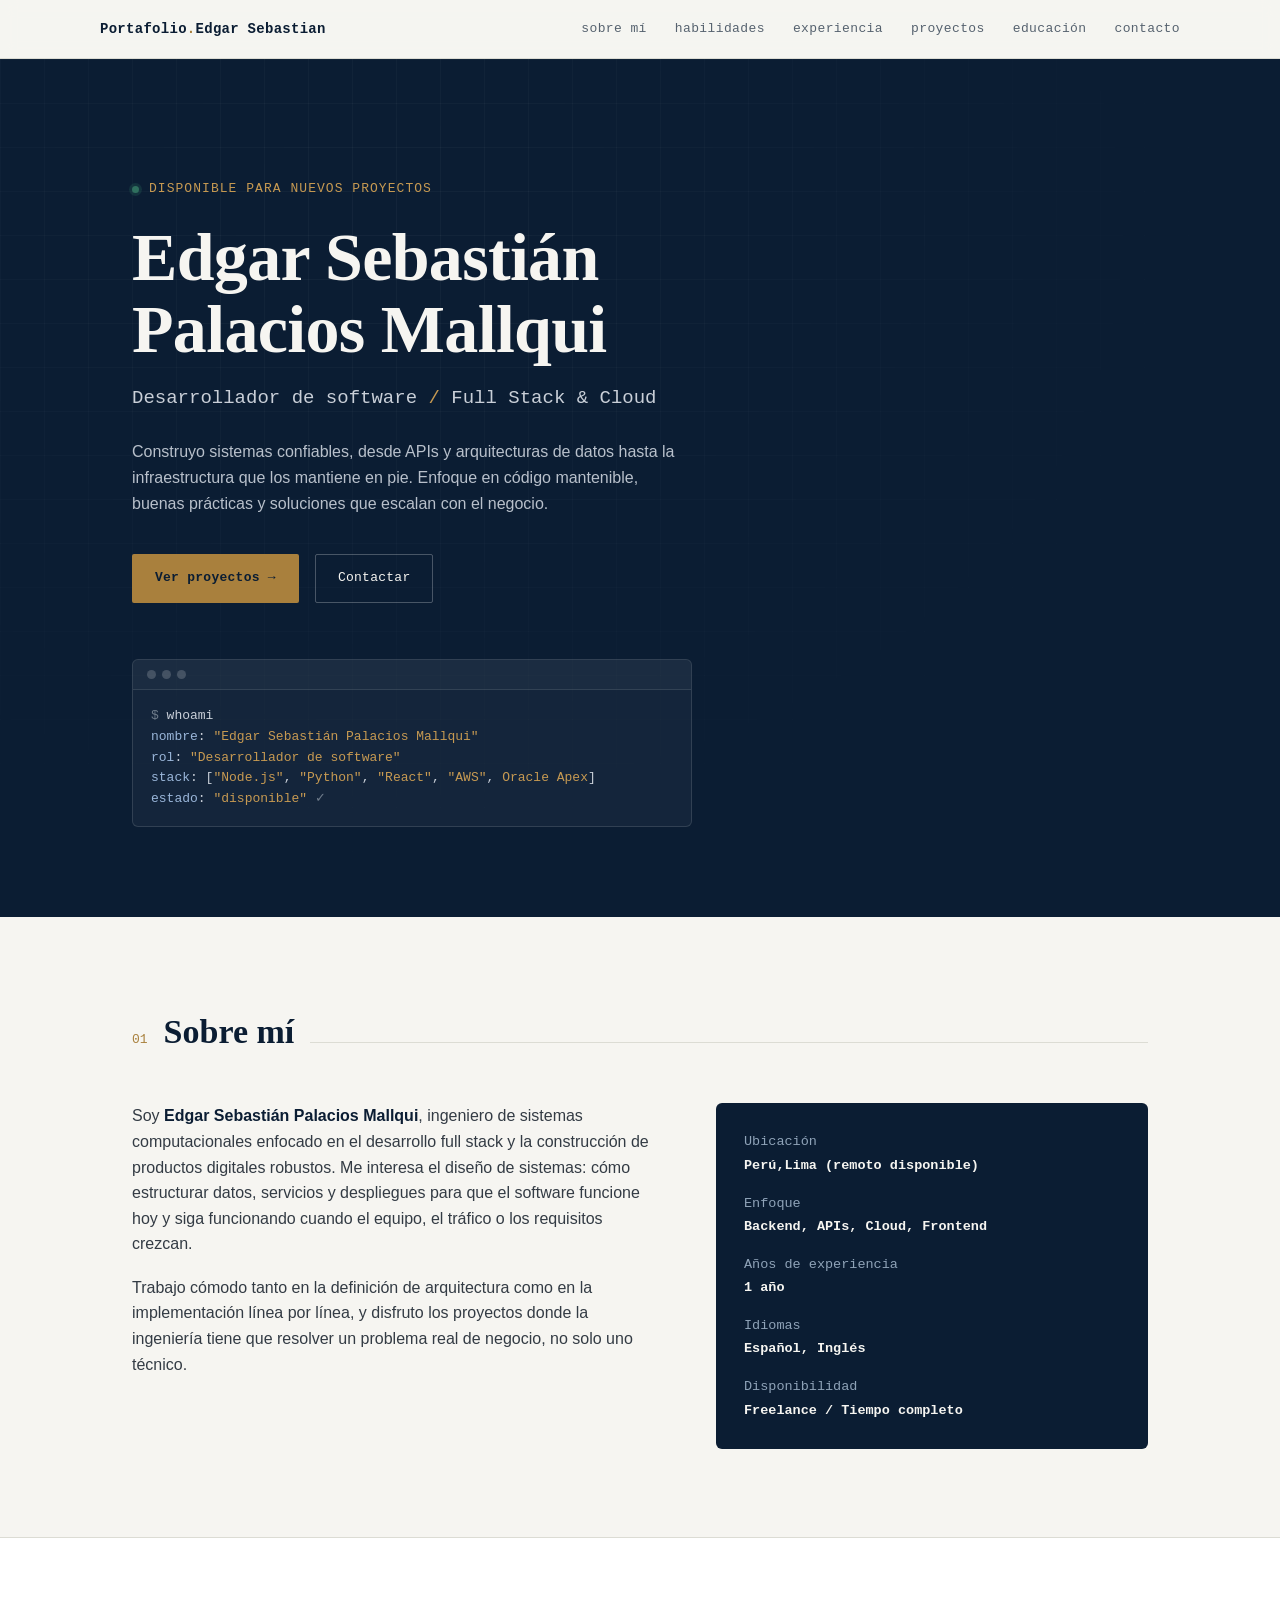
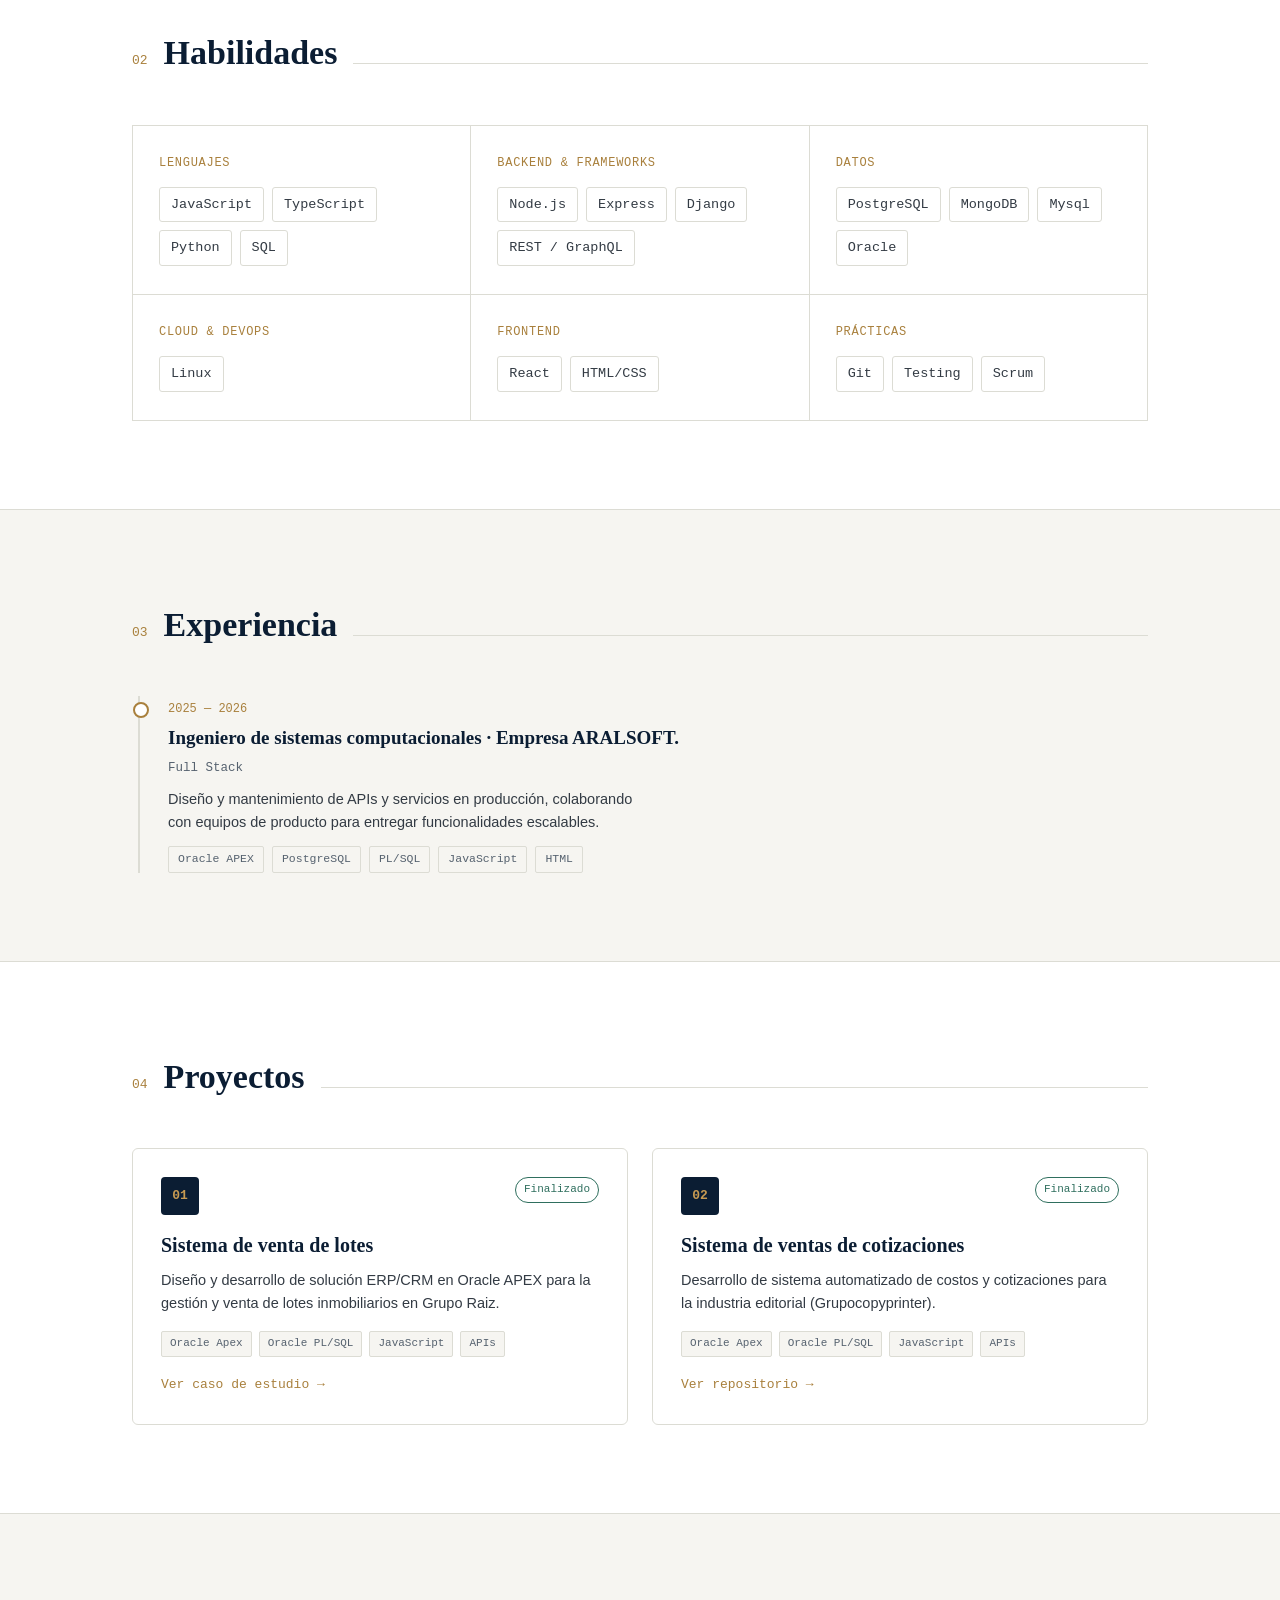
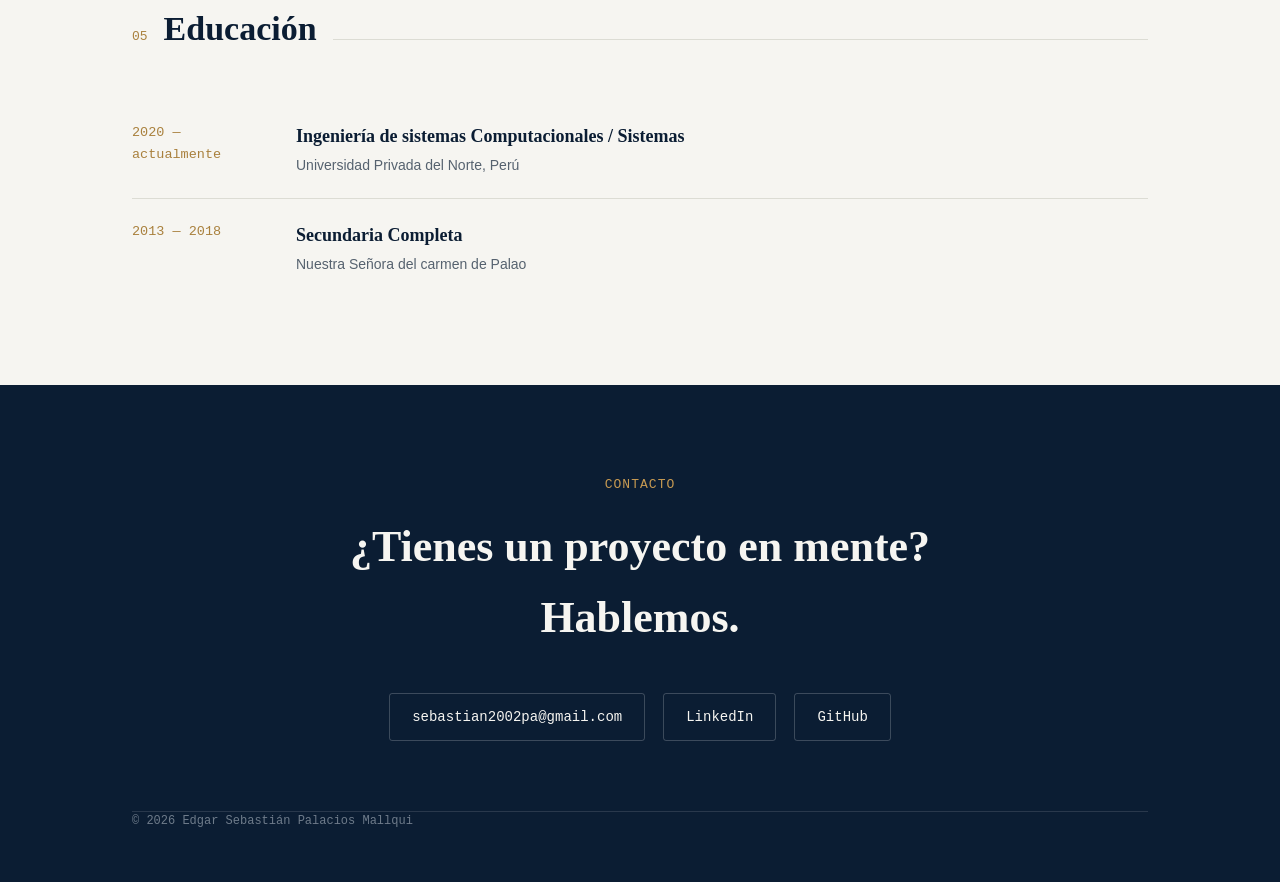
<file: INDEX.HTML>
<!DOCTYPE html>
<html lang="es">
<head>
<meta charset="UTF-8">
<meta name="viewport" content="width=device-width, initial-scale=1.0">
<title>Edgar Sebastián Palacios Mallqui — Ingeniero de Software</title>
<link rel="stylesheet" href="estilo.css">
</head>
<body>

<header class="nav">
  <div class="wrap nav-inner">
    <div class="brand">Portafolio<span>.</span>Edgar Sebastian</div>
    <button class="menu-toggle" id="menuToggle" aria-label="Abrir menú" aria-expanded="false">
      <svg width="22" height="22" viewBox="0 0 24 24" fill="none" stroke="currentColor" stroke-width="2"><line x1="3" y1="6" x2="21" y2="6"/><line x1="3" y1="12" x2="21" y2="12"/><line x1="3" y1="18" x2="21" y2="18"/></svg>
    </button>
    <nav class="links" id="navLinks">
      <a href="#sobre-mi">Sobre mí</a>
      <a href="#habilidades">Habilidades</a>
      <a href="#experiencia">Experiencia</a>
      <a href="#proyectos">Proyectos</a>
      <a href="#educacion">Educación</a>
      <a href="#contacto">Contacto</a>
    </nav>
  </div>
</header>

<section class="hero">
  <div class="wrap hero-inner">
    <div class="eyebrow"><span class="dot"></span> Disponible para nuevos proyectos</div>
    <h1 class="name">Edgar Sebastián<br>Palacios Mallqui</h1>
    <p class="role">Desarrollador de software <span class="accent">/</span> Full Stack &amp; Cloud</p>
    <p class="hero-desc">
      Construyo sistemas confiables, desde APIs y arquitecturas de datos hasta la
      infraestructura que los mantiene en pie. Enfoque en código mantenible,
      buenas prácticas y soluciones que escalan con el negocio.
    </p>
    <div class="hero-cta">
      <a href="#proyectos" class="btn btn-primary">Ver proyectos →</a>
      <a href="#contacto" class="btn btn-ghost">Contactar</a>
    </div>

    <div class="console" aria-hidden="true">
      <div class="console-bar"><span></span><span></span><span></span></div>
      <pre><span class="c">$</span> whoami
<span class="k">nombre</span>: <span class="s">"Edgar Sebastián Palacios Mallqui"</span>
<span class="k">rol</span>: <span class="s">"Desarrollador de software"</span>
<span class="k">stack</span>: [<span class="s">"Node.js"</span>, <span class="s">"Python"</span>, <span class="s">"React"</span>, <span class="s">"AWS"</span>, <span class="s">Oracle Apex</span>]
<span class="k">estado</span>: <span class="s">"disponible"</span> <span class="c">✓</span></pre>
    </div>
  </div>
</section>

<section id="sobre-mi">
  <div class="wrap">
    <div class="section-head">
      <span class="section-num">01</span>
      <h2 class="section-title">Sobre mí</h2>
      <div class="section-line"></div>
    </div>
    <div class="about-grid">
      <div class="about-text">
        <p>
          Soy <strong>Edgar Sebastián Palacios Mallqui</strong>, ingeniero de sistemas computacionales
          enfocado en el desarrollo full stack y la construcción de productos digitales
          robustos. Me interesa el diseño de sistemas: cómo estructurar datos,
          servicios y despliegues para que el software funcione hoy y siga
          funcionando cuando el equipo, el tráfico o los requisitos crezcan.
        </p>
        <p>
          Trabajo cómodo tanto en la definición de arquitectura como en la
          implementación línea por línea, y disfruto los proyectos donde
          la ingeniería tiene que resolver un problema real de negocio, no
          solo uno técnico.
        </p>
        <p>
        
        </p>
      </div>
      <dl class="facts">
        <dt>Ubicación</dt><dd>Perú,Lima (remoto disponible)</dd>
        <dt>Enfoque</dt><dd>Backend, APIs, Cloud, Frontend</dd>
        <dt>Años de experiencia</dt><dd>1 año</dd>
        <dt>Idiomas</dt><dd>Español, Inglés</dd>
        <dt>Disponibilidad</dt><dd>Freelance / Tiempo completo</dd>
      </dl>
    </div>
  </div>
</section>

<section class="alt" id="habilidades">
  <div class="wrap">
    <div class="section-head">
      <span class="section-num">02</span>
      <h2 class="section-title">Habilidades</h2>
      <div class="section-line"></div>
    </div>
    <div class="skills-grid">
      <div class="skill-card">
        <div class="skill-cat">Lenguajes</div>
        <ul class="skill-list">
          <li>JavaScript</li><li>TypeScript</li><li>Python</li><li>SQL</li>
        </ul>
      </div>
      <div class="skill-card">
        <div class="skill-cat">Backend &amp; Frameworks</div>
        <ul class="skill-list">
          <li>Node.js</li><li>Express</li><li>Django</li><li>REST / GraphQL</li>
        </ul>
      </div>
      <div class="skill-card">
        <div class="skill-cat">Datos</div>
        <ul class="skill-list">
          <li>PostgreSQL</li><li>MongoDB</li><li>Mysql</li><li>Oracle</li>
        </ul>
      </div>
      <div class="skill-card">
        <div class="skill-cat">Cloud &amp; DevOps</div>
        <ul class="skill-list">
          <li>Linux</li>
        </ul>
      </div>
      <div class="skill-card">
        <div class="skill-cat">Frontend</div>
        <ul class="skill-list">
          <li>React</li><li>HTML/CSS</li>
        </ul>
      </div>
      <div class="skill-card">
        <div class="skill-cat">Prácticas</div>
        <ul class="skill-list">
          <li>Git</li><li>Testing</li><li>Scrum</li>
        </ul>
      </div>
    </div>
  </div>
</section>

<section id="experiencia">
  <div class="wrap">
    <div class="section-head">
      <span class="section-num">03</span>
      <h2 class="section-title">Experiencia</h2>
      <div class="section-line"></div>
    </div>
    <div class="gitlog">
      <div class="commit">
        <div class="commit-hash">2025 — 2026</div>
        <div class="commit-msg">Ingeniero de sistemas computacionales · Empresa ARALSOFT.</div>
        <div class="commit-meta">Full Stack</div>
        <p class="commit-body">
          Diseño y mantenimiento de APIs y servicios en producción, colaborando
          con equipos de producto para entregar funcionalidades escalables.
        </p>
        <div class="commit-tags"><span>Oracle APEX</span><span>PostgreSQL</span><span>PL/SQL</span><span>JavaScript</span><span>HTML</span></div>
      </div>
      
</section>

<section class="alt" id="proyectos">
  <div class="wrap">
    <div class="section-head">
      <span class="section-num">04</span>
      <h2 class="section-title">Proyectos</h2>
      <div class="section-line"></div>
    </div>
    <div class="projects-grid">
      <div class="project-card">
        <div class="project-top">
          <div class="project-icon">01</div>
          <span class="project-status">Finalizado</span>
        </div>
        <div class="project-title">Sistema de venta de lotes</div>
        <p class="project-desc">
          Diseño y desarrollo de solución ERP/CRM en Oracle APEX para la gestión y venta de lotes inmobiliarios en Grupo Raiz.
        </p>
        <div class="project-stack"><span>Oracle Apex</span><span>Oracle PL/SQL</span><span>JavaScript</span><span>APIs

        </span></div>
        <a class="project-link" href="#">Ver caso de estudio →</a>
      </div>
      <div class="project-card">
        <div class="project-top">
          <div class="project-icon">02</div>
          <span class="project-status">Finalizado</span>
        </div>
        <div class="project-title">Sistema de ventas de cotizaciones</div>
        <p class="project-desc">
          Desarrollo de sistema automatizado de costos y cotizaciones para la industria editorial (Grupocopyprinter).
        </p>
        <div class="project-stack"><span>Oracle Apex</span><span>Oracle PL/SQL</span><span>JavaScript</span><span>APIs</span></div>
        <a class="project-link" href="#">Ver repositorio →</a>
      </div>
             
</section>

<section id="educacion">
  <div class="wrap">
    <div class="section-head">
      <span class="section-num">05</span>
      <h2 class="section-title">Educación</h2>
      <div class="section-line"></div>
    </div>
    <div class="edu-item">
      <div class="edu-year">2020 — actualmente</div>
      <div>
        <div class="edu-title">Ingeniería de sistemas Computacionales / Sistemas</div>
        <div class="edu-sub">Universidad Privada del Norte, Perú</div>
      </div>
    </div>
    <div class="edu-item">
      <div class="edu-year"> 2013 — 2018</div>
      <div>
        <div class="edu-title">Secundaria Completa</div>
        <div class="edu-sub">Nuestra Señora del carmen de Palao</div>
      </div>
    </div>
    
</section>

<footer class="contact" id="contacto">
  <div class="wrap contact-inner">
    <div class="contact-eyebrow">Contacto</div>
    <h2 class="contact-title">¿Tienes un proyecto en mente? Hablemos.</h2>
    <div class="contact-methods">
      <a href="mailto:sebastian2002pa@gmail.com">sebastian2002pa@gmail.com</a>
      <a href="https://www.linkedin.com/in/sebastian-palacios-268299251/" target="_blank" rel="noopener">LinkedIn</a>
      <a href="https://github.com/tu-usuario" target="_blank" rel="noopener">GitHub</a>
    </div>
    <div class="foot-bottom wrap" style="padding:0;">
      <span>© 2026 Edgar Sebastián Palacios Mallqui</span>
      
    </div>
  </div>
</footer>

<script src="script.js"></script>

</body>
</html>
</file>
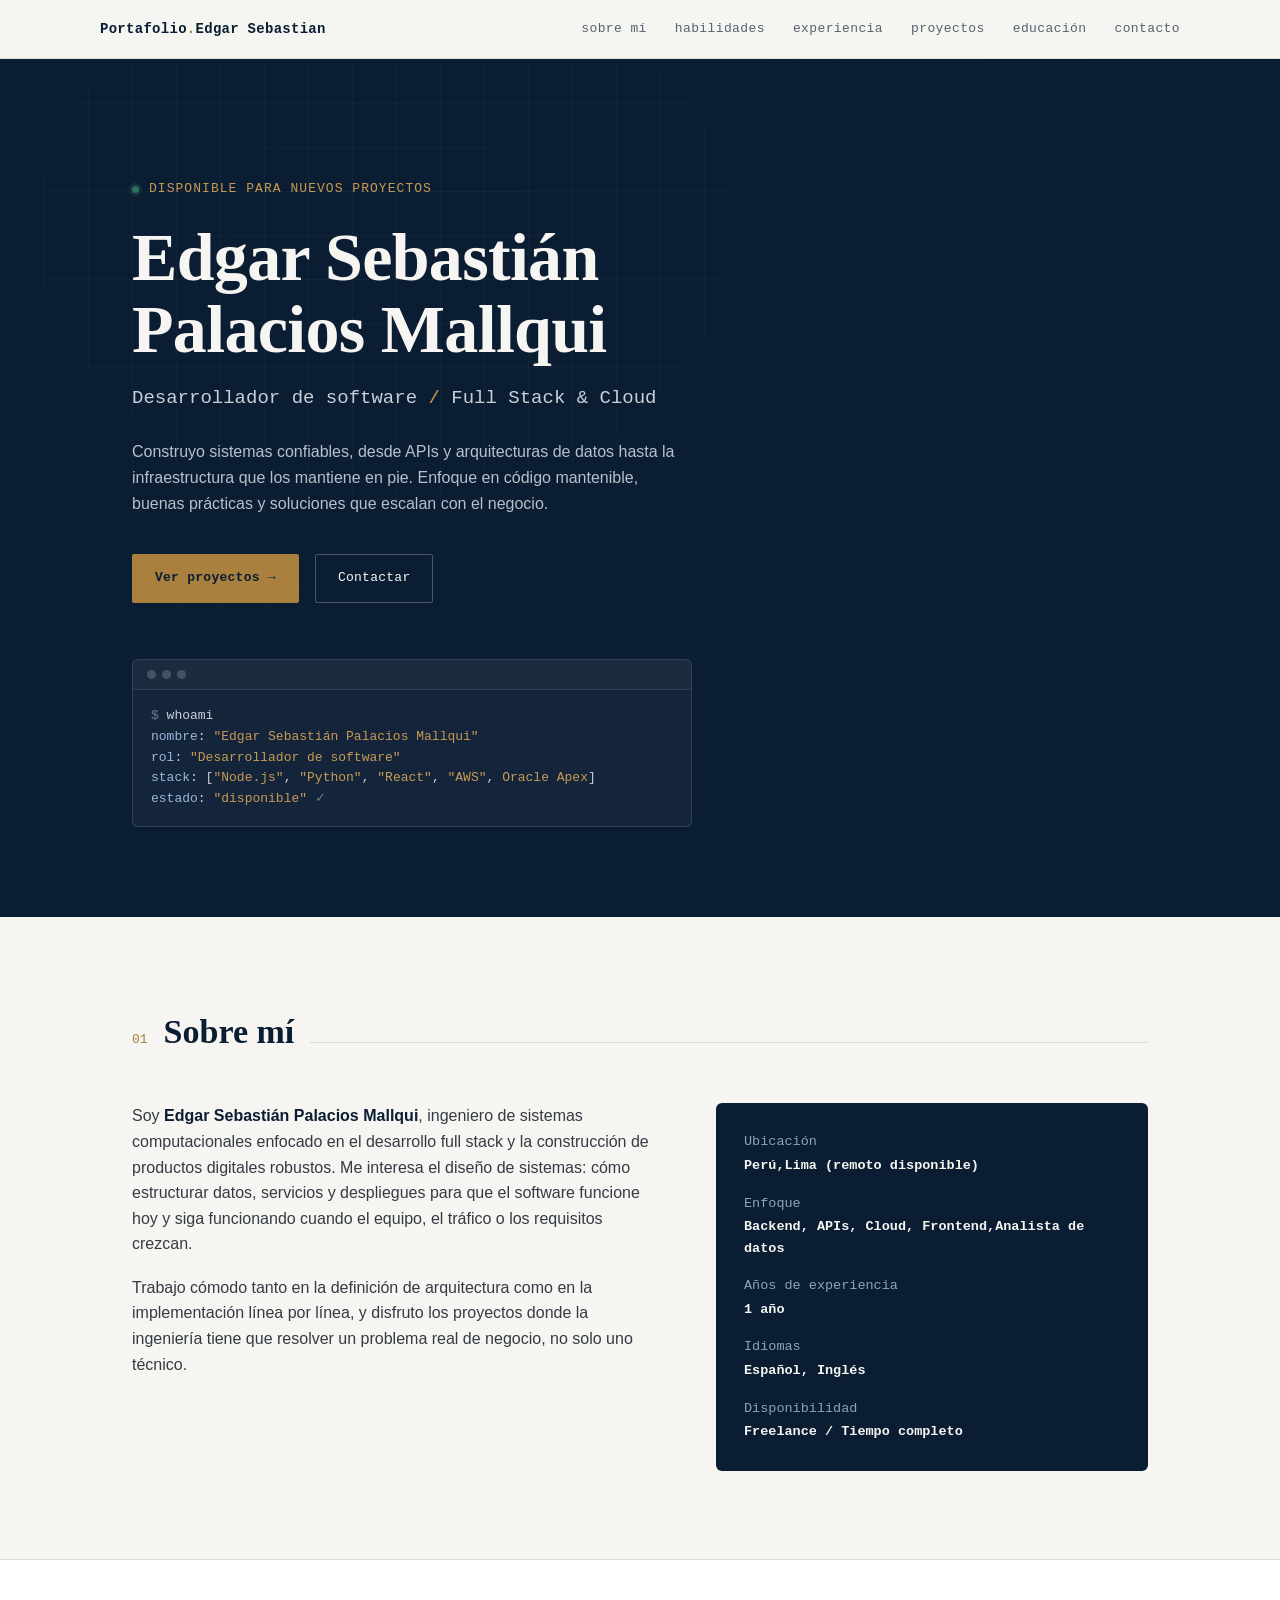
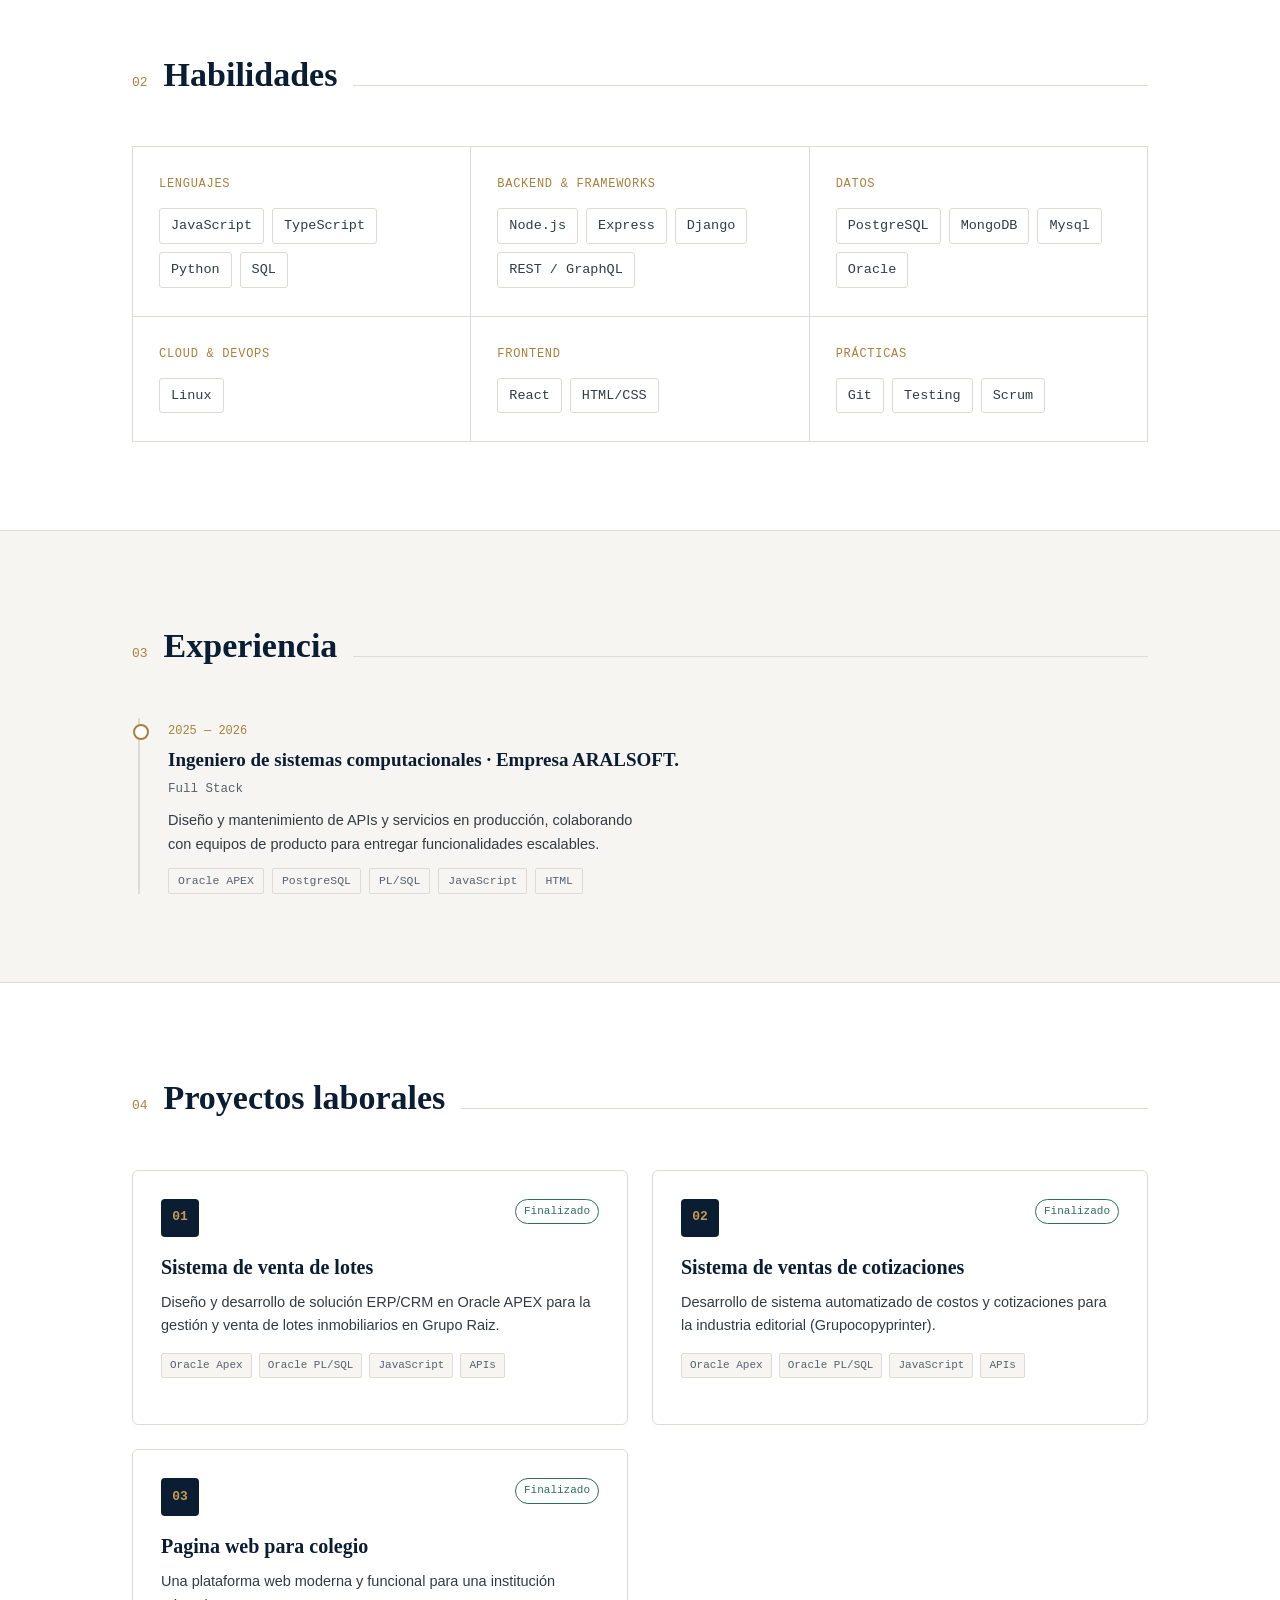
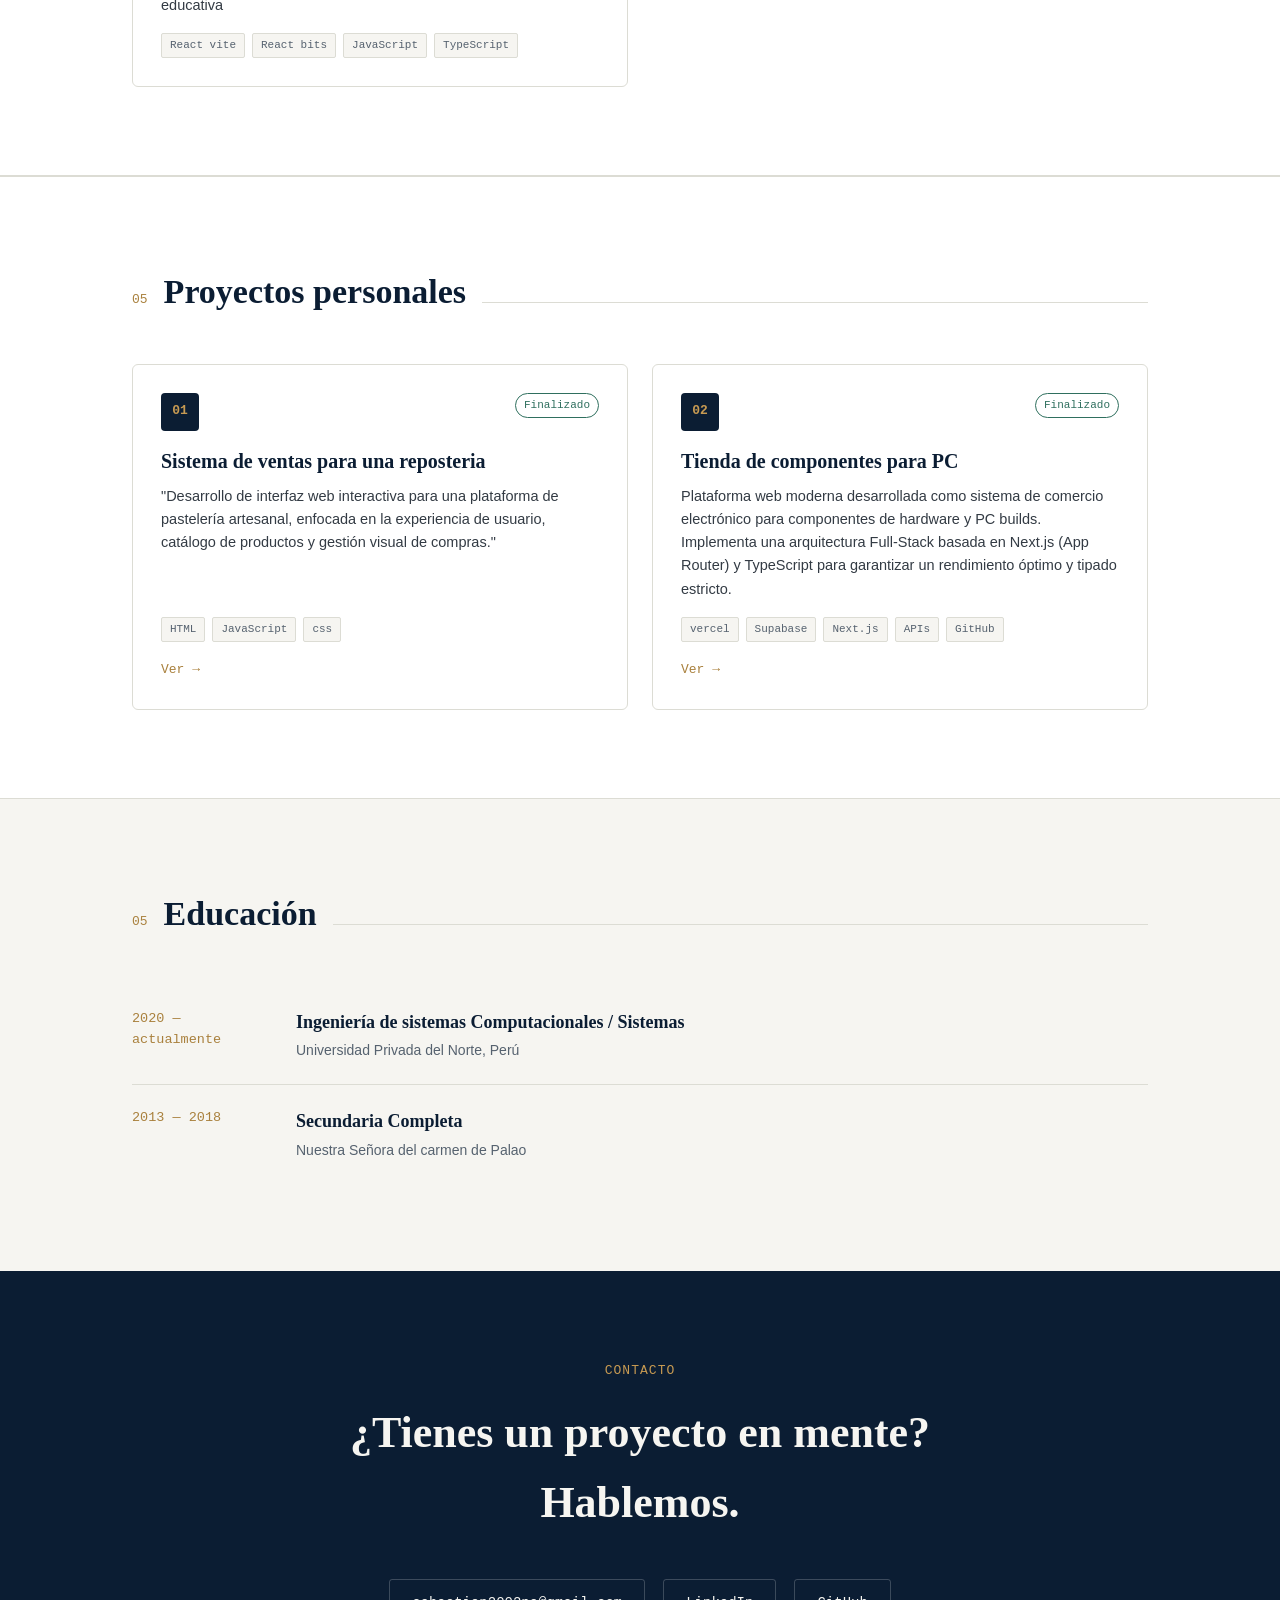
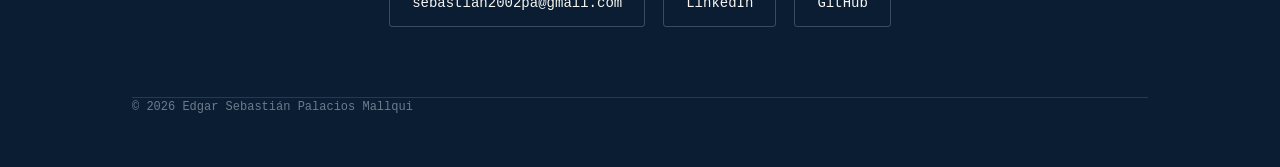
<file: index.html>
<!DOCTYPE html>
<html lang="es">
<head>
<meta charset="UTF-8">
<meta name="viewport" content="width=device-width, initial-scale=1.0">
<title>Edgar Sebastián Palacios Mallqui — Ingeniero de Software</title>
<link rel="stylesheet" href="estilo.css">
</head>
<body>

<header class="nav">
  <div class="wrap nav-inner">
    <div class="brand">Portafolio<span>.</span>Edgar Sebastian</div>
    <button class="menu-toggle" id="menuToggle" aria-label="Abrir menú" aria-expanded="false">
      <svg width="22" height="22" viewBox="0 0 24 24" fill="none" stroke="currentColor" stroke-width="2"><line x1="3" y1="6" x2="21" y2="6"/><line x1="3" y1="12" x2="21" y2="12"/><line x1="3" y1="18" x2="21" y2="18"/></svg>
    </button>
    <nav class="links" id="navLinks">
      <a href="#sobre-mi">Sobre mí</a>
      <a href="#habilidades">Habilidades</a>
      <a href="#experiencia">Experiencia</a>
      <a href="#proyectos">Proyectos</a>
      <a href="#educacion">Educación</a>
      <a href="#contacto">Contacto</a>
    </nav>
  </div>
</header>

<section class="hero">
  <div class="wrap hero-inner">
    <div class="eyebrow"><span class="dot"></span> Disponible para nuevos proyectos</div>
    <h1 class="name">Edgar Sebastián<br>Palacios Mallqui</h1>
    <p class="role">Desarrollador de software <span class="accent">/</span> Full Stack &amp; Cloud</p>
    <p class="hero-desc">
      Construyo sistemas confiables, desde APIs y arquitecturas de datos hasta la
      infraestructura que los mantiene en pie. Enfoque en código mantenible,
      buenas prácticas y soluciones que escalan con el negocio.
    </p>
    <div class="hero-cta">
      <a href="#proyectos" class="btn btn-primary">Ver proyectos →</a>
      <a href="#contacto" class="btn btn-ghost">Contactar</a>
    </div>

    <div class="console" aria-hidden="true">
      <div class="console-bar"><span></span><span></span><span></span></div>
      <pre><span class="c">$</span> whoami
<span class="k">nombre</span>: <span class="s">"Edgar Sebastián Palacios Mallqui"</span>
<span class="k">rol</span>: <span class="s">"Desarrollador de software"</span>
<span class="k">stack</span>: [<span class="s">"Node.js"</span>, <span class="s">"Python"</span>, <span class="s">"React"</span>, <span class="s">"AWS"</span>, <span class="s">Oracle Apex</span>]
<span class="k">estado</span>: <span class="s">"disponible"</span> <span class="c">✓</span></pre>
    </div>
  </div>
</section>

<section id="sobre-mi">
  <div class="wrap">
    <div class="section-head">
      <span class="section-num">01</span>
      <h2 class="section-title">Sobre mí</h2>
      <div class="section-line"></div>
    </div>
    <div class="about-grid">
      <div class="about-text">
        <p>
          Soy <strong>Edgar Sebastián Palacios Mallqui</strong>, ingeniero de sistemas computacionales
          enfocado en el desarrollo full stack y la construcción de productos digitales
          robustos. Me interesa el diseño de sistemas: cómo estructurar datos,
          servicios y despliegues para que el software funcione hoy y siga
          funcionando cuando el equipo, el tráfico o los requisitos crezcan.
        </p>
        <p>
          Trabajo cómodo tanto en la definición de arquitectura como en la
          implementación línea por línea, y disfruto los proyectos donde
          la ingeniería tiene que resolver un problema real de negocio, no
          solo uno técnico.
        </p>
        <p>
        
        </p>
      </div>
      <dl class="facts">
        <dt>Ubicación</dt><dd>Perú,Lima (remoto disponible)</dd>
        <dt>Enfoque</dt><dd>Backend, APIs, Cloud, Frontend,Analista de datos</dd>
        <dt>Años de experiencia</dt><dd>1 año</dd>
        <dt>Idiomas</dt><dd>Español, Inglés</dd>
        <dt>Disponibilidad</dt><dd>Freelance / Tiempo completo</dd>
      </dl>
    </div>
  </div>
</section>

<section class="alt" id="habilidades">
  <div class="wrap">
    <div class="section-head">
      <span class="section-num">02</span>
      <h2 class="section-title">Habilidades</h2>
      <div class="section-line"></div>
    </div>
    <div class="skills-grid">
      <div class="skill-card">
        <div class="skill-cat">Lenguajes</div>
        <ul class="skill-list">
          <li>JavaScript</li><li>TypeScript</li><li>Python</li><li>SQL</li>
        </ul>
      </div>
      <div class="skill-card">
        <div class="skill-cat">Backend &amp; Frameworks</div>
        <ul class="skill-list">
          <li>Node.js</li><li>Express</li><li>Django</li><li>REST / GraphQL</li>
        </ul>
      </div>
      <div class="skill-card">
        <div class="skill-cat">Datos</div>
        <ul class="skill-list">
          <li>PostgreSQL</li><li>MongoDB</li><li>Mysql</li><li>Oracle</li>
        </ul>
      </div>
      <div class="skill-card">
        <div class="skill-cat">Cloud &amp; DevOps</div>
        <ul class="skill-list">
          <li>Linux</li>
        </ul>
      </div>
      <div class="skill-card">
        <div class="skill-cat">Frontend</div>
        <ul class="skill-list">
          <li>React</li><li>HTML/CSS</li>
        </ul>
      </div>
      <div class="skill-card">
        <div class="skill-cat">Prácticas</div>
        <ul class="skill-list">
          <li>Git</li><li>Testing</li><li>Scrum</li>
        </ul>
      </div>
    </div>
  </div>
</section>

<section id="experiencia">
  <div class="wrap">
    <div class="section-head">
      <span class="section-num">03</span>
      <h2 class="section-title">Experiencia</h2>
      <div class="section-line"></div>
    </div>
    <div class="gitlog">
      <div class="commit">
        <div class="commit-hash">2025 — 2026</div>
        <div class="commit-msg">Ingeniero de sistemas computacionales · Empresa ARALSOFT.</div>
        <div class="commit-meta">Full Stack</div>
        <p class="commit-body">
          Diseño y mantenimiento de APIs y servicios en producción, colaborando
          con equipos de producto para entregar funcionalidades escalables.
        </p>
        <div class="commit-tags"><span>Oracle APEX</span><span>PostgreSQL</span><span>PL/SQL</span><span>JavaScript</span><span>HTML</span></div>
      </div>
      
</section>

<section class="alt" id="proyectos">
  <div class="wrap">
    <div class="section-head">
      <span class="section-num">04</span>
      <h2 class="section-title">Proyectos laborales</h2>
      <div class="section-line"></div>
    </div>
    <div class="projects-grid">
      <div class="project-card">
        <div class="project-top">
          <div class="project-icon">01</div>
          <span class="project-status">Finalizado</span>
        </div>
        <div class="project-title">Sistema de venta de lotes</div>
        <p class="project-desc">
          Diseño y desarrollo de solución ERP/CRM en Oracle APEX para la gestión y venta de lotes inmobiliarios en Grupo Raiz.
        </p>
        <div class="project-stack"><span>Oracle Apex</span><span>Oracle PL/SQL</span><span>JavaScript</span><span>APIs

        </span></div>
        <a class="project-link" href="#"></a>
      </div>
      <div class="project-card">
        <div class="project-top">
          <div class="project-icon">02</div>
          <span class="project-status">Finalizado</span>
        </div>
        <div class="project-title">Sistema de ventas de cotizaciones</div>
        <p class="project-desc">
          Desarrollo de sistema automatizado de costos y cotizaciones para la industria editorial (Grupocopyprinter).
        </p>
        <div class="project-stack"><span>Oracle Apex</span><span>Oracle PL/SQL</span><span>JavaScript</span><span>APIs</span></div>
        <a class="project-link" href="#"></a>
      </div>
      <div class="project-card">
        <div class="project-top">
          <div class="project-icon">03</div>
          <span class="project-status">Finalizado</span>
        </div>
        <div class="project-title">Pagina web para colegio</div>
        <p class="project-desc">
          Una plataforma web moderna y funcional para una institución educativa
        <div class="project-stack"><span>React vite</span><span>React bits</span><span>JavaScript</span><span>TypeScript</span></div>
        
      </div>
             
</section>

<section class="alt" id="proyectos-personales">
  <div class="wrap">
    <div class="section-head">
      <span class="section-num">05</span>
      <h2 class="section-title">Proyectos personales</h2>
      <div class="section-line"></div>
    </div>
    <div class="projects-grid">
      <div class="project-card">
        <div class="project-top">
          <div class="project-icon">01</div>
          <span class="project-status">Finalizado</span>
        </div>
        <div class="project-title">Sistema de ventas para una reposteria</div>
        <p class="project-desc">
          "Desarrollo de interfaz web interactiva para una plataforma de pastelería artesanal, enfocada en la experiencia de usuario, catálogo de productos y gestión visual de compras."
        </p>
        <div class="project-stack"><span>HTML</span><span>JavaScript</span><span>css</span>

      </div>
        <a class="project-link" href="https://edgarpalaciosmallqui.github.io/proyecto-dulce-mania/" target="_blank">Ver →</a>
      </div>
      <div class="project-card">
        <div class="project-top">
          <div class="project-icon">02</div>
          <span class="project-status">Finalizado</span>
        </div>
        <div class="project-title">Tienda de componentes para PC</div>
        <p class="project-desc">
          Plataforma web moderna desarrollada como sistema de comercio electrónico para componentes de hardware y PC builds. Implementa una arquitectura Full-Stack basada en Next.js (App Router) y TypeScript para garantizar un rendimiento óptimo y tipado estricto.
        <div class="project-stack"><span>vercel</span><span>Supabase</span><span>Next.js</span><span>APIs</span><span>GitHub</span></div>
        <a class="project-link" href="https://tienda-de-componentes-pc-bvyk.vercel.app/" target="_blank">Ver →</a>
      </div>
      
             
</section>

<section id="educacion">
  <div class="wrap">
    <div class="section-head">
      <span class="section-num">05</span>
      <h2 class="section-title">Educación</h2>
      <div class="section-line"></div>
    </div>
    <div class="edu-item">
      <div class="edu-year">2020 — actualmente</div>
      <div>
        <div class="edu-title">Ingeniería de sistemas Computacionales / Sistemas</div>
        <div class="edu-sub">Universidad Privada del Norte, Perú</div>
      </div>
    </div>
    <div class="edu-item">
      <div class="edu-year"> 2013 — 2018</div>
      <div>
        <div class="edu-title">Secundaria Completa</div>
        <div class="edu-sub">Nuestra Señora del carmen de Palao</div>
      </div>
    </div>
    
</section>

<footer class="contact" id="contacto">
  <div class="wrap contact-inner">
    <div class="contact-eyebrow">Contacto</div>
    <h2 class="contact-title">¿Tienes un proyecto en mente? Hablemos.</h2>
    <div class="contact-methods">
      <a href="mailto:sebastian2002pa@gmail.com">sebastian2002pa@gmail.com</a>
      <a href="https://www.linkedin.com/in/sebastian-palacios-268299251/" target="_blank" rel="noopener">LinkedIn</a>
      <a href="https://github.com/EdgarPalaciosMallqui" target="_blank" rel="noopener">GitHub</a>
    </div>
    <div class="foot-bottom wrap" style="padding:0;">
      <span>© 2026 Edgar Sebastián Palacios Mallqui</span>
      
    </div>
  </div>
</footer>

<script src="script.js"></script>

</body>
</html>
</file>
<file: estilo.css>
:root{
  --navy: #0B1D33;
  --navy-2: #122A48;
  --ivory: #F6F5F1;
  --paper: #FFFFFF;
  --steel: #56626F;
  --line: #DCDCD4;
  --brass: #A9803D;
  --brass-light: #C79A52;
  --ok: #2F6F5E;
  --mono: 'JetBrains Mono', ui-monospace, SFMono-Regular, Menlo, monospace;
  --serif: 'Source Serif 4', 'Georgia', serif;
  --sans: 'Inter', -apple-system, BlinkMacSystemFont, sans-serif;
}

@import url('https://fonts.googleapis.com/css2?family=Inter:wght@400;500;600;700&family=JetBrains+Mono:wght@400;500;600&family=Source+Serif+4:opsz,wght@8..60,400;8..60,600;8..60,700&display=swap');

*{ margin:0; padding:0; box-sizing:border-box; }

html{ scroll-behavior:smooth; }

body{
  background: var(--ivory);
  color: var(--navy);
  font-family: var(--sans);
  line-height:1.6;
  -webkit-font-smoothing:antialiased;
}

a{ color:inherit; text-decoration:none; }

::selection{ background: var(--brass-light); color: var(--navy); }

/* Focus visibility */
a:focus-visible, button:focus-visible{
  outline: 2px solid var(--brass);
  outline-offset: 3px;
}

.wrap{ max-width: 1080px; margin:0 auto; padding: 0 32px; }

/* NAV */
header.nav{
  position: sticky; top:0; z-index: 50;
  background: rgba(246,245,241,0.9);
  backdrop-filter: blur(8px);
  border-bottom: 1px solid var(--line);
}
.nav-inner{
  display:flex; align-items:center; justify-content:space-between;
  padding: 18px 0;
}
.brand{
  font-family: var(--mono);
  font-size: 14px;
  letter-spacing: 0.02em;
  font-weight:600;
}
.brand span{ color: var(--brass); }
nav.links{ display:flex; gap: 28px; }
nav.links a{
  font-size: 13px;
  font-family: var(--mono);
  color: var(--steel);
  letter-spacing: 0.03em;
  text-transform: lowercase;
  position: relative;
  transition: color .2s ease;
}
nav.links a:hover{ color: var(--navy); }
nav.links a::after{
  content:''; position:absolute; left:0; bottom:-4px;
  width:0; height:1px; background: var(--brass);
  transition: width .25s ease;
}
nav.links a:hover::after{ width:100%; }

.menu-toggle{ display:none; background:none; border:none; cursor:pointer; }

/* HERO */
.hero{
  background: var(--navy);
  color: var(--ivory);
  padding: 120px 0 90px;
  position: relative;
  overflow: hidden;
}
.hero::before{
  content:'';
  position:absolute; inset:0;
  background-image:
    linear-gradient(rgba(255,255,255,0.035) 1px, transparent 1px),
    linear-gradient(90deg, rgba(255,255,255,0.035) 1px, transparent 1px);
  background-size: 44px 44px;
  mask-image: radial-gradient(ellipse at 30% 20%, black, transparent 70%);
}
.hero-inner{ position:relative; z-index:2; }
.eyebrow{
  font-family: var(--mono);
  font-size: 13px;
  color: var(--brass-light);
  letter-spacing: 0.08em;
  text-transform: uppercase;
  display:flex; align-items:center; gap:10px;
  margin-bottom: 22px;
}
.eyebrow .dot{
  width:7px; height:7px; border-radius:50%;
  background: var(--ok);
  box-shadow: 0 0 0 3px rgba(47,111,94,0.25);
}
h1.name{
  font-family: var(--serif);
  font-weight: 700;
  font-size: clamp(38px, 6vw, 68px);
  line-height: 1.05;
  letter-spacing: -0.01em;
  max-width: 780px;
}
.role{
  font-family: var(--mono);
  font-size: clamp(15px, 2vw, 19px);
  color: #C9CFD8;
  margin-top: 18px;
  max-width: 640px;
}
.role .accent{ color: var(--brass-light); }
.hero-desc{
  margin-top: 26px;
  max-width: 560px;
  color: #B8C0CB;
  font-size: 16px;
}
.hero-cta{
  margin-top: 38px;
  display:flex; gap:16px; flex-wrap:wrap;
}
.btn{
  font-family: var(--mono);
  font-size: 13px;
  padding: 13px 22px;
  border-radius: 2px;
  letter-spacing: 0.02em;
  transition: all .2s ease;
  display:inline-flex; align-items:center; gap:8px;
  border: 1px solid transparent;
}
.btn-primary{
  background: var(--brass);
  color: var(--navy);
  font-weight:600;
}
.btn-primary:hover{ background: var(--brass-light); }
.btn-ghost{
  border-color: rgba(255,255,255,0.25);
  color: var(--ivory);
}
.btn-ghost:hover{ border-color: var(--brass-light); color: var(--brass-light); }

/* console card */
.console{
  margin-top: 56px;
  background: rgba(255,255,255,0.04);
  border: 1px solid rgba(255,255,255,0.12);
  border-radius: 6px;
  max-width: 560px;
  font-family: var(--mono);
  font-size: 13px;
  overflow:hidden;
}
.console-bar{
  display:flex; gap:6px;
  padding: 10px 14px;
  border-bottom: 1px solid rgba(255,255,255,0.1);
  background: rgba(255,255,255,0.03);
}
.console-bar span{
  width:9px; height:9px; border-radius:50%;
  background: rgba(255,255,255,0.18);
}
.console pre{
  padding: 16px 18px;
  color: #C9CFD8;
  white-space: pre-wrap;
  overflow-x:auto;
}
.console .k{ color: #9AB6D9; }
.console .s{ color: var(--brass-light); }
.console .c{ color: #6E7B8A; }

/* SECTION shared */
section{ padding: 88px 0; }
section.alt{ background: var(--paper); border-top: 1px solid var(--line); border-bottom: 1px solid var(--line); }
.section-head{
  display:flex; align-items:baseline; gap: 16px;
  margin-bottom: 44px;
}
.section-num{
  font-family: var(--mono);
  color: var(--brass);
  font-size: 13px;
}
.section-title{
  font-family: var(--serif);
  font-size: clamp(26px, 3.4vw, 34px);
  font-weight:700;
}
.section-line{
  flex:1; height:1px; background: var(--line);
}

/* ABOUT */
.about-grid{
  display:grid; grid-template-columns: 1.1fr 0.9fr; gap: 56px;
  align-items:start;
}
.about-text p{ margin-bottom: 18px; color: #333B44; font-size: 16px; max-width: 62ch; }
.about-text strong{ color: var(--navy); }
.facts{
  background: var(--navy);
  color: var(--ivory);
  padding: 28px;
  border-radius: 6px;
  font-family: var(--mono);
  font-size: 13.5px;
}
.facts dt{ color: #8FA3B8; margin-top: 16px; }
.facts dt:first-child{ margin-top:0; }
.facts dd{ color: var(--ivory); font-weight:600; margin-top:2px; }

/* SKILLS */
.skills-grid{
  display:grid; grid-template-columns: repeat(3, 1fr); gap: 1px;
  background: var(--line);
  border: 1px solid var(--line);
}
.skill-card{
  background: var(--paper);
  padding: 28px 26px;
}
.skill-cat{
  font-family: var(--mono);
  font-size: 12px;
  color: var(--brass);
  text-transform: uppercase;
  letter-spacing: 0.06em;
  margin-bottom: 14px;
}
.skill-list{ list-style:none; display:flex; flex-wrap:wrap; gap:8px; }
.skill-list li{
  font-size: 13.5px;
  padding: 6px 11px;
  border: 1px solid var(--line);
  border-radius: 3px;
  color: #333B44;
  font-family: var(--mono);
}

/* EXPERIENCE — git log style */
.gitlog{ border-left: 2px solid var(--line); margin-left: 6px; }
.commit{
  position: relative;
  padding: 4px 0 32px 28px;
}
.commit:last-child{ padding-bottom:0; }
.commit::before{
  content:'';
  position:absolute; left:-7px; top:6px;
  width:12px; height:12px; border-radius:50%;
  background: var(--paper);
  border: 2px solid var(--brass);
}
.commit-hash{
  font-family: var(--mono);
  font-size: 12px;
  color: var(--brass);
}
.commit-msg{
  font-family: var(--serif);
  font-weight:700;
  font-size: 19px;
  margin-top: 4px;
}
.commit-meta{
  font-family: var(--mono);
  font-size: 12.5px;
  color: var(--steel);
  margin-top: 4px;
}
.commit-body{ margin-top: 10px; color:#333B44; font-size:14.5px; max-width:60ch;}
.commit-tags{ margin-top:12px; display:flex; gap:8px; flex-wrap:wrap; }
.commit-tags span{
  font-family: var(--mono);
  font-size: 11.5px;
  padding: 3px 9px;
  background: var(--ivory);
  border: 1px solid var(--line);
  border-radius: 2px;
  color: var(--steel);
}

/* PROJECTS */
.projects-grid{
  display:grid; grid-template-columns: repeat(2, 1fr); gap: 24px;
}
.project-card{
  background: var(--paper);
  border: 1px solid var(--line);
  border-radius: 6px;
  padding: 28px;
  display:flex; flex-direction:column;
  transition: border-color .2s ease, transform .2s ease;
}
.project-card:hover{ border-color: var(--brass); transform: translateY(-2px); }
.project-top{
  display:flex; justify-content:space-between; align-items:flex-start;
  margin-bottom: 14px;
}
.project-icon{
  width: 38px; height:38px;
  border-radius: 4px;
  background: var(--navy);
  color: var(--brass-light);
  display:flex; align-items:center; justify-content:center;
  font-family: var(--mono); font-size: 13px; font-weight:600;
}
.project-status{
  font-family: var(--mono); font-size: 11px;
  color: var(--ok);
  border: 1px solid var(--ok);
  padding: 3px 8px; border-radius: 20px;
}
.project-title{ font-family: var(--serif); font-weight:700; font-size: 20px; }
.project-desc{ color:#333B44; font-size:14.5px; margin-top:8px; flex:1; }
.project-stack{ display:flex; gap:7px; flex-wrap:wrap; margin-top:16px; }
.project-stack span{
  font-family: var(--mono); font-size: 11px;
  color: var(--steel);
  background: var(--ivory);
  padding: 3px 8px; border-radius: 2px;
  border:1px solid var(--line);
}
.project-link{
  margin-top:18px;
  font-family: var(--mono); font-size: 13px;
  color: var(--brass);
  display:inline-flex; align-items:center; gap:6px;
}

/* EDUCATION */
.edu-item{
  display:grid; grid-template-columns: 140px 1fr;
  gap: 24px;
  padding: 22px 0;
  border-bottom: 1px solid var(--line);
}
.edu-item:first-child{ padding-top:0; }
.edu-item:last-child{ border-bottom:none; }
.edu-year{ font-family: var(--mono); color: var(--brass); font-size: 13.5px; }
.edu-title{ font-family: var(--serif); font-weight:700; font-size: 18px; }
.edu-sub{ color: var(--steel); font-size: 14px; margin-top: 3px; }

/* CONTACT */
footer.contact{
  background: var(--navy);
  color: var(--ivory);
  padding: 90px 0 50px;
}
.contact-inner{ text-align:center; }
.contact-eyebrow{
  font-family: var(--mono); color: var(--brass-light);
  font-size: 13px; text-transform:uppercase; letter-spacing:.08em;
}
.contact-title{
  font-family: var(--serif); font-weight:700;
  font-size: clamp(28px, 4vw, 44px);
  margin-top: 16px;
  max-width: 700px;
  margin-left:auto; margin-right:auto;
}
.contact-methods{
  margin-top: 40px;
  display:flex; justify-content:center; gap: 18px; flex-wrap:wrap;
}
.contact-methods a{
  font-family: var(--mono); font-size: 14px;
  border: 1px solid rgba(255,255,255,0.2);
  padding: 12px 22px;
  border-radius: 3px;
  transition: border-color .2s ease, color .2s ease;
}
.contact-methods a:hover{ border-color: var(--brass-light); color: var(--brass-light); }
.foot-bottom{
  margin-top: 70px;
  padding-top: 24px;
  border-top: 1px solid rgba(255,255,255,0.12);
  display:flex; justify-content:space-between; align-items:center;
  font-family: var(--mono); font-size: 12px; color: #6E7B8A;
  flex-wrap:wrap; gap:12px;
}

/* responsive */
@media (max-width: 860px){
  .about-grid{ grid-template-columns: 1fr; }
  .skills-grid{ grid-template-columns: 1fr 1fr; }
  .projects-grid{ grid-template-columns: 1fr; }
}
@media (max-width: 600px){
  .wrap{ padding: 0 20px; }
  nav.links{
    position:fixed; top:64px; left:0; right:0;
    background: var(--ivory);
    flex-direction:column; gap:0;
    border-bottom: 1px solid var(--line);
    transform: translateY(-150%);
    transition: transform .25s ease;
    padding: 8px 20px 16px;
  }
  nav.links.open{ transform: translateY(0); }
  nav.links a{ padding: 12px 0; border-bottom: 1px solid var(--line); }
  .menu-toggle{ display:block; }
  .skills-grid{ grid-template-columns: 1fr; }
  .edu-item{ grid-template-columns: 1fr; gap:6px; }
}

@media (prefers-reduced-motion: reduce){
  html{ scroll-behavior:auto; }
  *{ transition: none !important; animation: none !important; }
}
</file>
